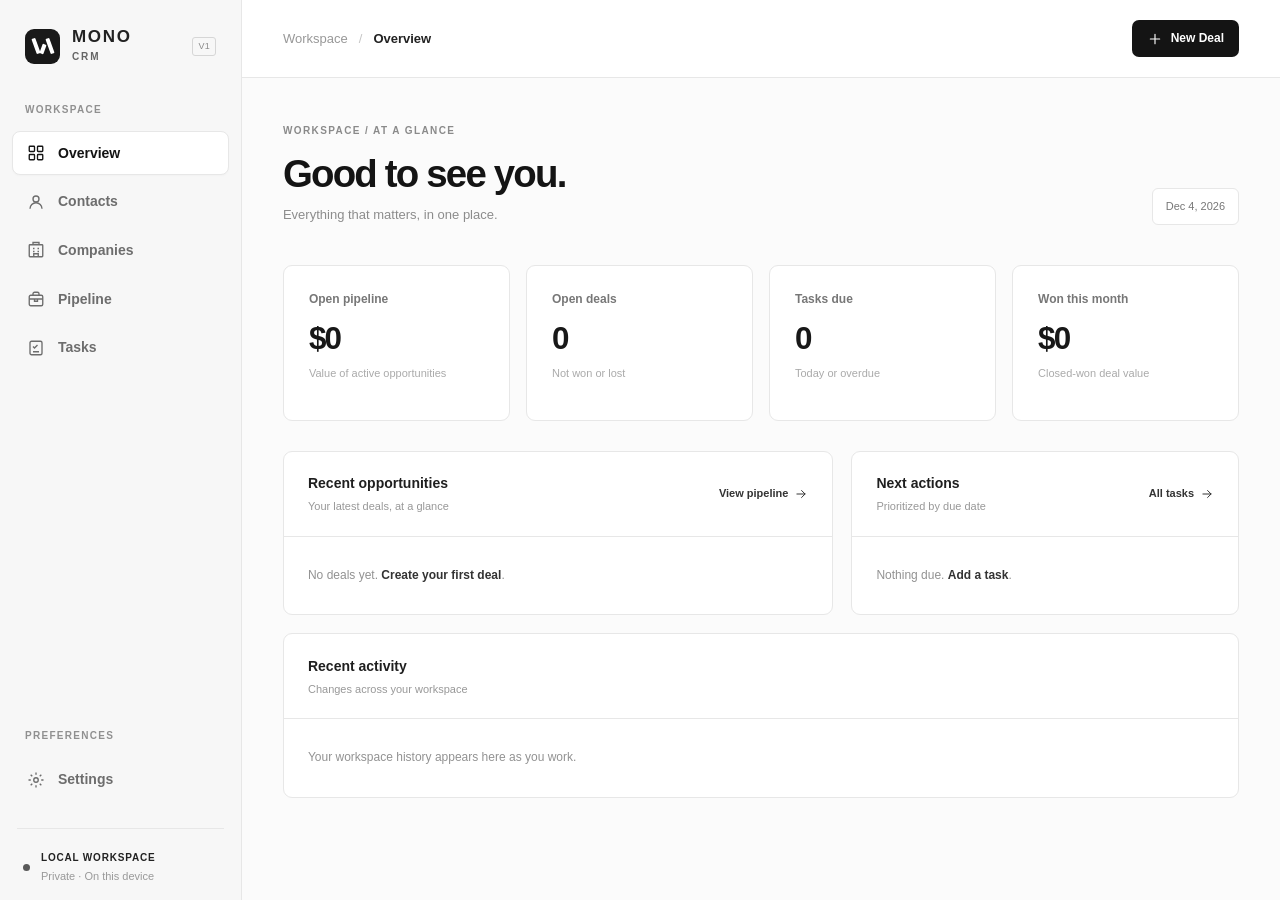
<file: index.html>
<!DOCTYPE html>
<html lang="en">
<head>
  <meta charset="UTF-8" />
  <meta name="viewport" content="width=device-width, initial-scale=1" />
  <meta name="color-scheme" content="light" />
  <meta name="theme-color" content="#ffffff" />
  <meta name="description" content="Mono CRM — a minimal, local-first sales workspace for contacts, accounts, pipeline and tasks." />
  <title>Mono CRM — Local-first sales workspace</title>
  <link rel="stylesheet" href="./styles.css" />
  <link rel="icon" href="data:image/svg+xml,%3Csvg xmlns='http://www.w3.org/2000/svg' viewBox='0 0 64 64'%3E%3Crect width='64' height='64' fill='black'/%3E%3Cpath d='M14 46V18l18 18 18-18v28' fill='none' stroke='white' stroke-width='5'/%3E%3C/svg%3E" />
  <script defer src="./src/core.js"></script>
  <script defer src="./src/app.js"></script>
</head>
<body>
  <div class="workspace">
    <aside id="sidebar" class="sidebar" aria-label="Main navigation">
      <div class="brand"><div class="brand-icon" aria-hidden="true"><span></span><span></span><span></span></div><div><strong>MONO</strong><span>CRM</span></div><span class="brand-version">V1</span></div>
      <div class="sidebar-label">WORKSPACE</div>
      <nav class="nav">
        <button class="nav-item active" data-nav="dashboard" aria-current="page"><span class="nav-icon"><svg viewBox="0 0 24 24" fill="none" stroke="currentColor" stroke-width="1.8"><rect x="3" y="3" width="7" height="7" rx="1"/><rect x="14" y="3" width="7" height="7" rx="1"/><rect x="3" y="14" width="7" height="7" rx="1"/><rect x="14" y="14" width="7" height="7" rx="1"/></svg></span>Overview</button>
        <button class="nav-item" data-nav="contacts"><span class="nav-icon"><svg viewBox="0 0 24 24" fill="none" stroke="currentColor" stroke-width="1.8"><circle cx="12" cy="8" r="4"/><path d="M4 21a8 8 0 0 1 16 0"/></svg></span>Contacts</button>
        <button class="nav-item" data-nav="companies"><span class="nav-icon"><svg viewBox="0 0 24 24" fill="none" stroke="currentColor" stroke-width="1.8"><rect x="3" y="5" width="18" height="16" rx="1"/><path d="M8 5V2h8v3M8 10h2m4 0h2M8 14h2m4 0h2M9 21v-4h6v4"/></svg></span>Companies</button>
        <button class="nav-item" data-nav="deals"><span class="nav-icon"><svg viewBox="0 0 24 24" fill="none" stroke="currentColor" stroke-width="1.8"><rect x="3" y="7" width="18" height="14" rx="2"/><path d="M8 7V5a2 2 0 0 1 2-2h4a2 2 0 0 1 2 2v2M3 12h18M10 12v3h4v-3"/></svg></span>Pipeline</button>
        <button class="nav-item" data-nav="tasks"><span class="nav-icon"><svg viewBox="0 0 24 24" fill="none" stroke="currentColor" stroke-width="1.8"><rect x="4" y="3" width="16" height="18" rx="2"/><path d="m8 10 2 2 4-4M8 17h8"/></svg></span>Tasks</button>
      </nav>
      <div class="sidebar-spacer"></div>
      <div class="sidebar-label">PREFERENCES</div>
      <nav class="nav"><button class="nav-item" data-nav="settings"><span class="nav-icon"><svg viewBox="0 0 24 24" fill="none" stroke="currentColor" stroke-width="1.8"><circle cx="12" cy="12" r="3"/><path d="M12 2v3m0 14v3M4.9 4.9 7 7m10 10 2.1 2.1M2 12h3m14 0h3M4.9 19.1 7 17M17 7l2.1-2.1"/></svg></span>Settings</button></nav>
      <div class="sidebar-footer"><span class="online-dot"></span><div><strong>LOCAL WORKSPACE</strong><small>Private · On this device</small></div></div>
    </aside>
    <div id="overlay" class="mobile-overlay"></div>
    <div class="main-column">
      <header class="topbar">
        <button id="mobileMenu" class="mobile-menu" aria-label="Toggle menu"><svg width="21" height="21" viewBox="0 0 24 24" fill="none" stroke="currentColor" stroke-width="1.8"><path d="M4 6h16M4 12h16M4 18h16"/></svg></button>
        <div class="breadcrumb"><span class="breadcrumb-muted">Workspace</span><span class="breadcrumb-divider">/</span><strong id="pageTitle">Overview</strong></div>
        <div class="topbar-spacer"></div>
        <label class="search-wrap"><svg width="17" height="17" viewBox="0 0 24 24" fill="none" stroke="currentColor" stroke-width="1.7"><circle cx="11" cy="11" r="7"/><path d="m20 20-4-4"/></svg><input id="search" type="search" autocomplete="off" placeholder="Search records..." aria-label="Search current page" /><span class="keycap">/</span></label>
        <button id="createBtn" class="btn btn-primary" data-action="new" data-kind="deals"><svg width="16" height="16" viewBox="0 0 24 24" fill="none" stroke="currentColor" stroke-width="2"><path d="M12 5v14M5 12h14"/></svg> New Deal</button>
      </header>
      <main id="app" class="content" tabindex="-1"></main>
    </div>
  </div>
  <div id="dialogRoot"></div>
  <div id="toast" class="toast" role="status" aria-live="polite"></div>
  <input type="file" id="csvFile" accept=".csv,text/csv" hidden aria-label="Import contact CSV" />
  <input type="file" id="jsonFile" accept=".json,application/json" hidden aria-label="Restore JSON backup" />
</body>
</html>
</file>
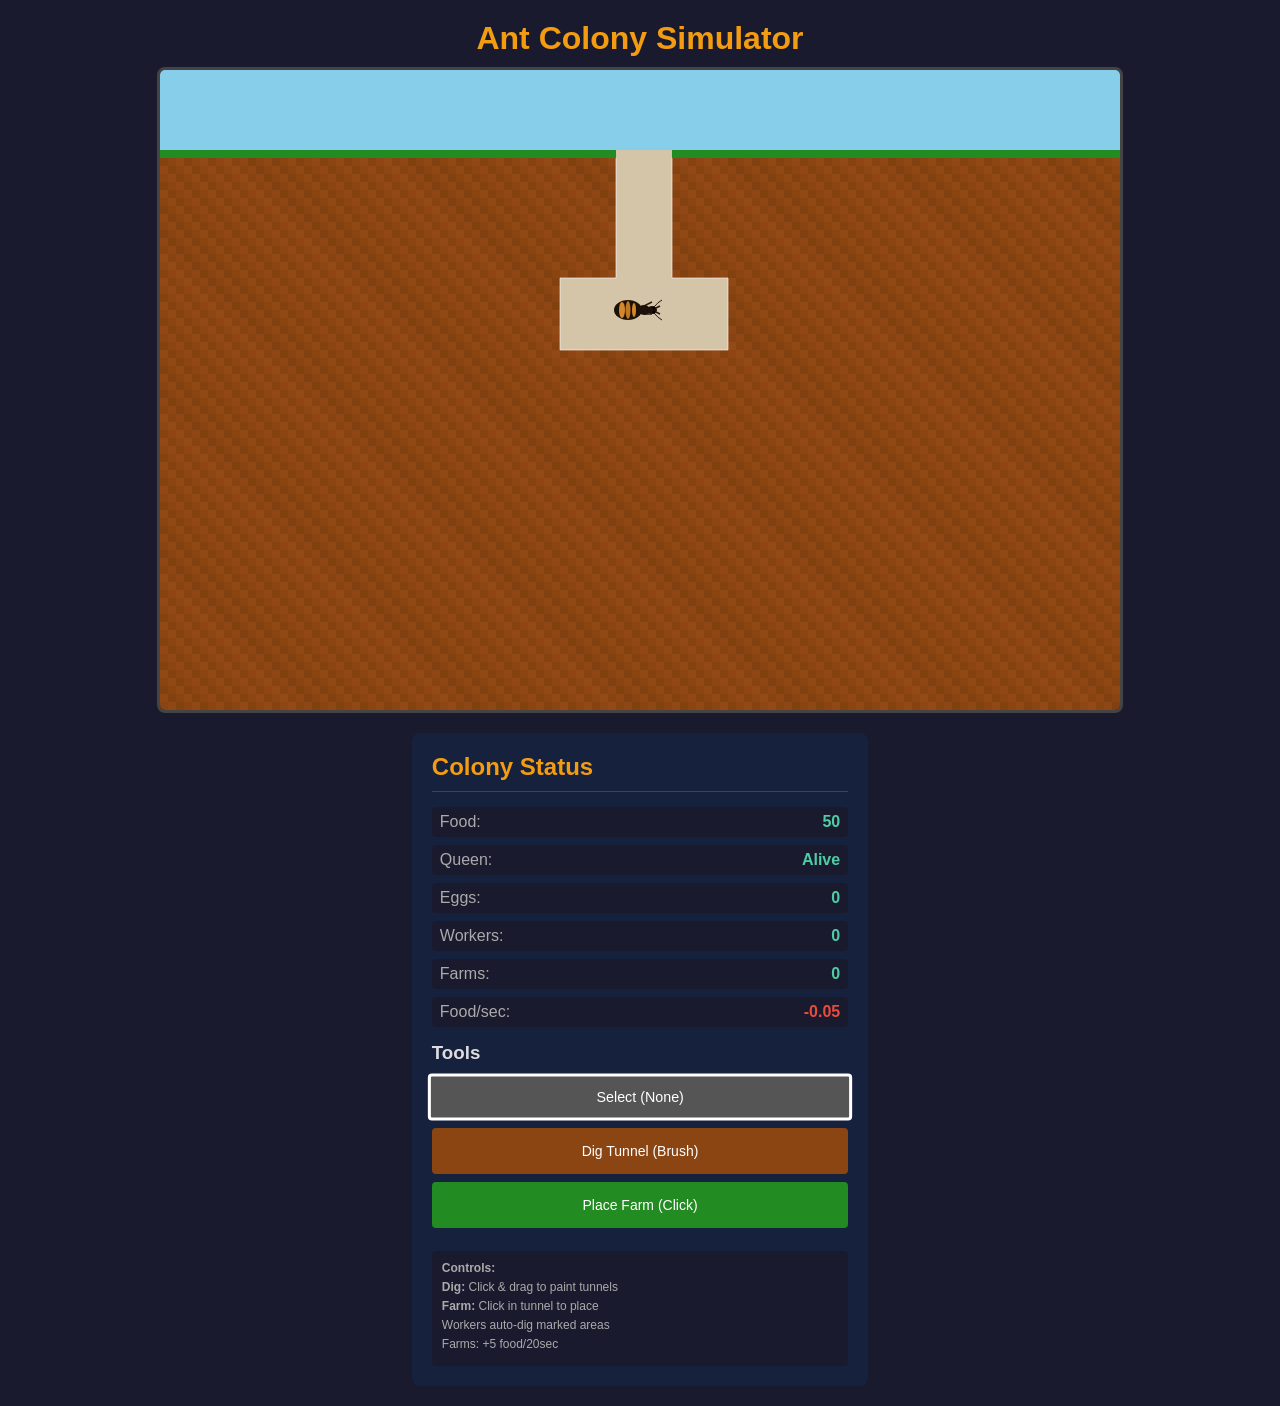
<file: ant-simulator.html>
<!DOCTYPE html>
<html lang="en">
<head>
    <meta charset="UTF-8">
    <meta name="viewport" content="width=device-width, initial-scale=1.0">
    <title>Ant Colony Simulator</title>
    <style>
        * { margin: 0; padding: 0; box-sizing: border-box; }
        body {
            font-family: 'Segoe UI', Tahoma, Geneva, Verdana, sans-serif;
            background: #1a1a2e;
            color: #eee;
            min-height: 100vh;
            display: flex;
            flex-direction: column;
            align-items: center;
            padding: 20px;
            user-select: none;
        }
        h1 { margin-bottom: 10px; color: #f39c12; }
        .game-container { display: flex; gap: 20px; flex-wrap: wrap; justify-content: center; }
        canvas { border: 3px solid #444; border-radius: 8px; cursor: crosshair; }
        .panel {
            background: #16213e;
            padding: 20px;
            border-radius: 8px;
            min-width: 280px;
            max-height: 700px;
            overflow-y: auto;
        }
        .panel h2 { color: #f39c12; margin-bottom: 15px; border-bottom: 1px solid #444; padding-bottom: 10px; }
        .stat { display: flex; justify-content: space-between; margin-bottom: 8px; padding: 6px 8px; background: #1a1a2e; border-radius: 4px; }
        .stat-label { color: #aaa; }
        .stat-value { font-weight: bold; color: #4ecca3; }
        .stat-value.warning { color: #f39c12; }
        .stat-value.danger { color: #e74c3c; }
        .tools { margin-top: 15px; }
        .tools h3 { color: #ddd; margin-bottom: 10px; }
        .tool-btn {
            width: 100%;
            padding: 12px;
            margin-bottom: 8px;
            border: 3px solid transparent;
            border-radius: 4px;
            cursor: pointer;
            font-size: 14px;
            transition: all 0.2s;
        }
        .tool-btn.active { border-color: #fff; transform: scale(1.02); }
        .tool-btn:hover { transform: scale(1.02); }
        .btn-dig { background: #8B4513; color: white; }
        .btn-farm { background: #228B22; color: white; }
        .btn-none { background: #555; color: white; }
        .brush-size { margin-top: 10px; }
        .brush-size label { display: block; margin-bottom: 5px; color: #aaa; }
        .brush-size input { width: 100%; }
        .instructions { margin-top: 15px; padding: 10px; background: #1a1a2e; border-radius: 4px; font-size: 12px; color: #aaa; }
        .instructions p { margin-bottom: 5px; }
        .game-over { position: fixed; top: 50%; left: 50%; transform: translate(-50%, -50%); background: rgba(0,0,0,0.9); padding: 40px; border-radius: 10px; text-align: center; display: none; z-index: 100; }
        .game-over h2 { color: #e74c3c; margin-bottom: 20px; }
        .game-over button { padding: 10px 30px; background: #4ecca3; color: #1a1a2e; font-weight: bold; border: none; border-radius: 4px; cursor: pointer; }
    </style>
</head>
<body>
    <h1>Ant Colony Simulator</h1>
    <div class="game-container">
        <canvas id="gameCanvas" width="960" height="640"></canvas>
        <div class="panel">
            <h2>Colony Status</h2>
            <div class="stat"><span class="stat-label">Food:</span><span class="stat-value" id="foodCount">50</span></div>
            <div class="stat"><span class="stat-label">Queen:</span><span class="stat-value">Alive</span></div>
            <div class="stat"><span class="stat-label">Eggs:</span><span class="stat-value" id="eggCount">0</span></div>
            <div class="stat"><span class="stat-label">Workers:</span><span class="stat-value" id="workerCount">0</span></div>
            <div class="stat"><span class="stat-label">Farms:</span><span class="stat-value" id="farmCount">0</span></div>
            <div class="stat"><span class="stat-label">Food/sec:</span><span class="stat-value" id="foodRate">0</span></div>

            <div class="tools">
                <h3>Tools</h3>
                <button class="tool-btn btn-none active" id="btnSelect" onclick="setTool('none')">Select (None)</button>
                <button class="tool-btn btn-dig" id="btnDig" onclick="setTool('dig')">Dig Tunnel (Brush)</button>
                <button class="tool-btn btn-farm" id="btnFarm" onclick="setTool('farm')">Place Farm (Click)</button>

                <div class="brush-size" id="brushControls">
                    <label>Brush Size: <span id="brushSizeLabel">20</span>px</label>
                    <input type="range" min="10" max="50" value="20" id="brushSize" oninput="updateBrushSize()">
                </div>
            </div>

            <div class="instructions">
                <p><strong>Controls:</strong></p>
                <p><b>Dig:</b> Click & drag to paint tunnels</p>
                <p><b>Farm:</b> Click in tunnel to place</p>
                <p>Workers auto-dig marked areas</p>
                <p>Farms: +5 food/20sec</p>
            </div>
        </div>
    </div>
    <div class="game-over" id="gameOver">
        <h2>Colony Collapsed!</h2>
        <p>Your colony ran out of food.</p><br>
        <button onclick="location.reload()">Try Again</button>
    </div>

    <script>
        const CELL_SIZE = 8;
        const GRID_WIDTH = 120;
        const GRID_HEIGHT = 80;
        const SURFACE_Y = 10;
        const ANT_SPEED = 0.04;

        const EGG_HATCH_TIME = 5000;
        const QUEEN_LAY_INTERVAL = 5000;
        const FOOD_CONSUME_INTERVAL = 20000;
        const FARM_PRODUCE_INTERVAL = 20000;
        const FARM_FOOD_AMOUNT = 5;
        const DIG_TIME = 800;

        const CELL_SKY = 0, CELL_GRASS = 1, CELL_DIRT = 2, CELL_TUNNEL = 3, CELL_MARKED = 4;
        const TASK_IDLE = 'idle', TASK_DIG = 'dig', TASK_FARM = 'farm';

        let canvas, ctx, grid = [], ants = [], eggs = [], farms = [];
        let queen = null, food = 50, gameRunning = true;
        let lastFoodConsume = Date.now(), lastQueenLay = Date.now();

        // Tool state
        let currentTool = 'none';
        let brushSize = 20;
        let isMouseDown = false;
        let lastMouseX = 0, lastMouseY = 0;

        function initGrid() {
            grid = [];
            for (let y = 0; y < GRID_HEIGHT; y++) {
                grid[y] = [];
                for (let x = 0; x < GRID_WIDTH; x++) {
                    if (y < SURFACE_Y) grid[y][x] = CELL_SKY;
                    else if (y === SURFACE_Y) grid[y][x] = CELL_GRASS;
                    else grid[y][x] = CELL_DIRT;
                }
            }
            // Create initial tunnel
            const cx = Math.floor(GRID_WIDTH / 2);
            for (let y = SURFACE_Y; y <= SURFACE_Y + 20; y++) {
                for (let dx = -3; dx <= 3; dx++) {
                    if (cx + dx >= 0 && cx + dx < GRID_WIDTH) grid[y][cx + dx] = CELL_TUNNEL;
                }
            }
            // Queen chamber
            for (let x = cx - 10; x <= cx + 10; x++) {
                for (let y = SURFACE_Y + 16; y <= SURFACE_Y + 24; y++) {
                    if (x >= 0 && x < GRID_WIDTH && y < GRID_HEIGHT) grid[y][x] = CELL_TUNNEL;
                }
            }
        }

        function setTool(tool) {
            currentTool = tool;
            document.querySelectorAll('.tool-btn').forEach(b => b.classList.remove('active'));
            document.getElementById(tool === 'dig' ? 'btnDig' : tool === 'farm' ? 'btnFarm' : 'btnSelect').classList.add('active');
            document.getElementById('brushControls').style.display = tool === 'dig' ? 'block' : 'none';
            canvas.style.cursor = tool === 'dig' ? 'crosshair' : tool === 'farm' ? 'pointer' : 'default';
        }

        function updateBrushSize() {
            brushSize = parseInt(document.getElementById('brushSize').value);
            document.getElementById('brushSizeLabel').textContent = brushSize;
        }

        function paintTunnel(px, py) {
            const radius = brushSize / 2;
            const startX = Math.floor((px - radius) / CELL_SIZE);
            const endX = Math.ceil((px + radius) / CELL_SIZE);
            const startY = Math.floor((py - radius) / CELL_SIZE);
            const endY = Math.ceil((py + radius) / CELL_SIZE);

            for (let y = startY; y <= endY; y++) {
                for (let x = startX; x <= endX; x++) {
                    if (x >= 0 && x < GRID_WIDTH && y > SURFACE_Y && y < GRID_HEIGHT) {
                        const cellCX = x * CELL_SIZE + CELL_SIZE / 2;
                        const cellCY = y * CELL_SIZE + CELL_SIZE / 2;
                        const dist = Math.sqrt((cellCX - px) ** 2 + (cellCY - py) ** 2);
                        if (dist <= radius && grid[y][x] === CELL_DIRT) {
                            grid[y][x] = CELL_MARKED; // Mark for digging
                        }
                    }
                }
            }
        }

        function placeFarm(px, py) {
            const gx = Math.floor(px / CELL_SIZE);
            const gy = Math.floor(py / CELL_SIZE);
            if (gx >= 0 && gx < GRID_WIDTH && gy >= 0 && gy < GRID_HEIGHT) {
                if (grid[gy][gx] === CELL_TUNNEL) {
                    // Check not too close to other farms
                    const tooClose = farms.some(f => Math.sqrt((f.px - px) ** 2 + (f.py - py) ** 2) < 30);
                    if (!tooClose) {
                        farms.push(new Farm(px, py));
                    }
                }
            }
        }

        // Drawing functions
        function drawQueen(px, py) {
            ctx.save();
            ctx.translate(px, py);

            ctx.strokeStyle = '#2C1810';
            ctx.lineWidth = 1.5;
            for (let i = 0; i < 3; i++) {
                const legY = -4 + i * 4;
                ctx.beginPath(); ctx.moveTo(-4, legY); ctx.lineTo(-12, legY - 4 + i * 2); ctx.stroke();
                ctx.beginPath(); ctx.moveTo(4, legY); ctx.lineTo(12, legY - 4 + i * 2); ctx.stroke();
            }

            ctx.fillStyle = '#1C1008';
            ctx.beginPath();
            ctx.ellipse(-12, 0, 14, 10, 0, 0, Math.PI * 2);
            ctx.fill();

            ctx.fillStyle = '#D4882C';
            ctx.beginPath(); ctx.ellipse(-18, 0, 3, 8, 0, 0, Math.PI * 2); ctx.fill();
            ctx.fillStyle = '#C07820';
            ctx.beginPath(); ctx.ellipse(-12, 0, 2.5, 9, 0, 0, Math.PI * 2); ctx.fill();
            ctx.fillStyle = '#D4882C';
            ctx.beginPath(); ctx.ellipse(-6, 0, 2, 7, 0, 0, Math.PI * 2); ctx.fill();

            ctx.fillStyle = '#1C1008';
            ctx.beginPath(); ctx.ellipse(4, 0, 6, 5, 0, 0, Math.PI * 2); ctx.fill();
            ctx.beginPath(); ctx.ellipse(12, 0, 5, 4, 0, 0, Math.PI * 2); ctx.fill();

            ctx.strokeStyle = '#2C1810';
            ctx.lineWidth = 1.5;
            ctx.beginPath(); ctx.moveTo(16, -2); ctx.lineTo(20, -4); ctx.stroke();
            ctx.beginPath(); ctx.moveTo(16, 2); ctx.lineTo(20, 4); ctx.stroke();

            ctx.lineWidth = 1;
            ctx.beginPath(); ctx.moveTo(14, -3); ctx.quadraticCurveTo(18, -8, 22, -10); ctx.stroke();
            ctx.beginPath(); ctx.moveTo(14, 3); ctx.quadraticCurveTo(18, 8, 22, 10); ctx.stroke();

            ctx.fillStyle = '#000';
            ctx.beginPath();
            ctx.arc(14, -2, 1.5, 0, Math.PI * 2);
            ctx.arc(14, 2, 1.5, 0, Math.PI * 2);
            ctx.fill();

            ctx.restore();
        }

        function drawWorkerAnt(px, py, angle, workProgress) {
            ctx.save();
            ctx.translate(px, py);
            ctx.rotate(angle);

            const bodyColor = '#3D1A0A';
            ctx.strokeStyle = bodyColor;
            ctx.lineWidth = 1;
            for (let i = 0; i < 3; i++) {
                const legY = -2 + i * 2;
                ctx.beginPath(); ctx.moveTo(-2, legY); ctx.lineTo(-6, legY - 2 + i); ctx.stroke();
                ctx.beginPath(); ctx.moveTo(2, legY); ctx.lineTo(6, legY - 2 + i); ctx.stroke();
            }

            ctx.fillStyle = bodyColor;
            ctx.beginPath(); ctx.ellipse(-4, 0, 4, 3, 0, 0, Math.PI * 2); ctx.fill();
            ctx.beginPath(); ctx.ellipse(1, 0, 3, 2.5, 0, 0, Math.PI * 2); ctx.fill();
            ctx.beginPath(); ctx.ellipse(5, 0, 2.5, 2, 0, 0, Math.PI * 2); ctx.fill();

            ctx.strokeStyle = bodyColor;
            ctx.lineWidth = 0.8;
            ctx.beginPath(); ctx.moveTo(6, -1); ctx.quadraticCurveTo(8, -3, 9, -4); ctx.stroke();
            ctx.beginPath(); ctx.moveTo(6, 1); ctx.quadraticCurveTo(8, 3, 9, 4); ctx.stroke();

            ctx.restore();

            if (workProgress > 0) {
                const barWidth = 16;
                const progress = workProgress / DIG_TIME;
                ctx.fillStyle = '#222';
                ctx.fillRect(px - barWidth/2, py - 12, barWidth, 3);
                ctx.fillStyle = '#F39C12';
                ctx.fillRect(px - barWidth/2, py - 12, barWidth * progress, 3);
            }
        }

        function drawEgg(px, py, progress) {
            ctx.fillStyle = '#FFF8DC';
            ctx.beginPath();
            ctx.ellipse(px, py, 4, 5, 0, 0, Math.PI * 2);
            ctx.fill();
            ctx.strokeStyle = '#DAA520';
            ctx.lineWidth = 1;
            ctx.stroke();

            const barWidth = 12;
            ctx.fillStyle = '#333';
            ctx.fillRect(px - barWidth/2, py + 8, barWidth, 2);
            ctx.fillStyle = '#E74C3C';
            ctx.fillRect(px - barWidth/2, py + 8, barWidth * progress, 2);
        }

        function drawFarm(px, py) {
            // Farm is a circular area with plants
            ctx.fillStyle = '#5D4037';
            ctx.beginPath();
            ctx.arc(px, py, 12, 0, Math.PI * 2);
            ctx.fill();

            // Plants around the center
            const plantAngles = [0, Math.PI/2, Math.PI, Math.PI*1.5, Math.PI/4, Math.PI*3/4];
            plantAngles.forEach(angle => {
                const plantX = px + Math.cos(angle) * 6;
                const plantY = py + Math.sin(angle) * 6;
                ctx.strokeStyle = '#2E7D32';
                ctx.lineWidth = 1.5;
                ctx.beginPath();
                ctx.moveTo(plantX, plantY + 3);
                ctx.lineTo(plantX, plantY - 3);
                ctx.stroke();
                ctx.fillStyle = '#4CAF50';
                ctx.beginPath();
                ctx.ellipse(plantX - 2, plantY - 1, 2, 1, -0.5, 0, Math.PI * 2);
                ctx.fill();
                ctx.beginPath();
                ctx.ellipse(plantX + 2, plantY - 1, 2, 1, 0.5, 0, Math.PI * 2);
                ctx.fill();
            });
        }

        class Ant {
            constructor(px, py, isQueen = false) {
                this.px = px;
                this.py = py;
                this.isQueen = isQueen;
                this.task = TASK_IDLE;
                this.targetPx = null;
                this.targetPy = null;
                this.targetGx = null;
                this.targetGy = null;
                this.workProgress = 0;
                this.angle = Math.random() * Math.PI * 2;
            }

            getGridX() { return Math.floor(this.px / CELL_SIZE); }
            getGridY() { return Math.floor(this.py / CELL_SIZE); }

            canMoveToPixel(px, py) {
                const gx = Math.floor(px / CELL_SIZE);
                const gy = Math.floor(py / CELL_SIZE);
                if (gx < 0 || gx >= GRID_WIDTH || gy < 0 || gy >= GRID_HEIGHT) return false;
                const cell = grid[gy][gx];
                return cell === CELL_TUNNEL || cell === CELL_GRASS || cell === CELL_MARKED;
            }

            findDigTarget() {
                // Find nearest marked cell
                let nearest = null;
                let nearestDist = Infinity;
                for (let y = 0; y < GRID_HEIGHT; y++) {
                    for (let x = 0; x < GRID_WIDTH; x++) {
                        if (grid[y][x] === CELL_MARKED) {
                            const cellPx = x * CELL_SIZE + CELL_SIZE / 2;
                            const cellPy = y * CELL_SIZE + CELL_SIZE / 2;
                            const dist = Math.sqrt((this.px - cellPx) ** 2 + (this.py - cellPy) ** 2);
                            if (dist < nearestDist) {
                                nearestDist = dist;
                                nearest = {gx: x, gy: y, px: cellPx, py: cellPy};
                            }
                        }
                    }
                }
                return nearest;
            }

            update(deltaTime) {
                if (this.isQueen) return;

                if (this.task === TASK_IDLE) {
                    // Look for work
                    const target = this.findDigTarget();
                    if (target) {
                        this.task = TASK_DIG;
                        this.targetPx = target.px;
                        this.targetPy = target.py;
                        this.targetGx = target.gx;
                        this.targetGy = target.gy;
                    } else {
                        this.wander(deltaTime);
                    }
                } else if (this.task === TASK_DIG) {
                    this.performDigging(deltaTime);
                } else {
                    this.wander(deltaTime);
                }
            }

            performDigging(deltaTime) {
                if (this.targetGx === null || grid[this.targetGy][this.targetGx] !== CELL_MARKED) {
                    this.task = TASK_IDLE;
                    this.workProgress = 0;
                    return;
                }

                const dist = Math.sqrt((this.px - this.targetPx) ** 2 + (this.py - this.targetPy) ** 2);
                if (dist < CELL_SIZE * 2) {
                    this.workProgress += deltaTime;
                    if (this.workProgress >= DIG_TIME) {
                        grid[this.targetGy][this.targetGx] = CELL_TUNNEL;
                        this.workProgress = 0;
                        this.task = TASK_IDLE;
                    }
                } else {
                    this.moveTowards(this.targetPx, this.targetPy, deltaTime);
                }
            }

            moveTowards(tx, ty, deltaTime) {
                const dx = tx - this.px;
                const dy = ty - this.py;
                const dist = Math.sqrt(dx * dx + dy * dy);
                if (dist < 1) return;

                const speed = ANT_SPEED * deltaTime;
                const nx = this.px + (dx / dist) * speed;
                const ny = this.py + (dy / dist) * speed;

                if (this.canMoveToPixel(nx, ny)) {
                    this.px = nx;
                    this.py = ny;
                    this.angle = Math.atan2(dy, dx);
                } else {
                    // Try to find alternative path
                    const angles = [0.5, -0.5, 1, -1, 1.5, -1.5];
                    for (const offset of angles) {
                        const newAngle = this.angle + offset;
                        const altX = this.px + Math.cos(newAngle) * speed;
                        const altY = this.py + Math.sin(newAngle) * speed;
                        if (this.canMoveToPixel(altX, altY)) {
                            this.px = altX;
                            this.py = altY;
                            this.angle = newAngle;
                            break;
                        }
                    }
                }
            }

            wander(deltaTime) {
                this.angle += (Math.random() - 0.5) * 0.1;
                const speed = ANT_SPEED * deltaTime * 0.4;
                const nx = this.px + Math.cos(this.angle) * speed;
                const ny = this.py + Math.sin(this.angle) * speed;

                if (this.canMoveToPixel(nx, ny)) {
                    this.px = nx;
                    this.py = ny;
                } else {
                    this.angle += Math.PI / 2 + Math.random();
                }
            }

            draw() {
                if (this.isQueen) {
                    drawQueen(this.px, this.py);
                } else {
                    drawWorkerAnt(this.px, this.py, this.angle, this.workProgress);
                }
            }
        }

        class Egg {
            constructor(px, py) {
                this.px = px;
                this.py = py;
                this.createdAt = Date.now();
            }
            isReady() { return Date.now() - this.createdAt >= EGG_HATCH_TIME; }
            getProgress() { return (Date.now() - this.createdAt) / EGG_HATCH_TIME; }
            draw() { drawEgg(this.px, this.py, this.getProgress()); }
        }

        class Farm {
            constructor(px, py) {
                this.px = px;
                this.py = py;
                this.lastProduce = Date.now();
            }
            update() {
                if (Date.now() - this.lastProduce >= FARM_PRODUCE_INTERVAL) {
                    food += FARM_FOOD_AMOUNT;
                    this.lastProduce = Date.now();
                }
            }
            draw() { drawFarm(this.px, this.py); }
        }

        function init() {
            canvas = document.getElementById('gameCanvas');
            ctx = canvas.getContext('2d');
            initGrid();

            const queenPx = (GRID_WIDTH / 2) * CELL_SIZE;
            const queenPy = (SURFACE_Y + 20) * CELL_SIZE;
            queen = new Ant(queenPx, queenPy, true);

            canvas.addEventListener('mousedown', onMouseDown);
            canvas.addEventListener('mousemove', onMouseMove);
            canvas.addEventListener('mouseup', onMouseUp);
            canvas.addEventListener('mouseleave', onMouseUp);

            setTool('none');
            requestAnimationFrame(gameLoop);
        }

        function getMousePos(e) {
            const rect = canvas.getBoundingClientRect();
            const scaleX = canvas.width / rect.width;
            const scaleY = canvas.height / rect.height;
            return {
                x: (e.clientX - rect.left) * scaleX,
                y: (e.clientY - rect.top) * scaleY
            };
        }

        function onMouseDown(e) {
            isMouseDown = true;
            const pos = getMousePos(e);
            lastMouseX = pos.x;
            lastMouseY = pos.y;

            if (currentTool === 'dig') {
                paintTunnel(pos.x, pos.y);
            } else if (currentTool === 'farm') {
                placeFarm(pos.x, pos.y);
            }
        }

        function onMouseMove(e) {
            const pos = getMousePos(e);

            if (isMouseDown && currentTool === 'dig') {
                // Interpolate between last and current position for smooth painting
                const dx = pos.x - lastMouseX;
                const dy = pos.y - lastMouseY;
                const dist = Math.sqrt(dx * dx + dy * dy);
                const steps = Math.max(1, Math.floor(dist / (brushSize / 4)));

                for (let i = 0; i <= steps; i++) {
                    const t = i / steps;
                    const x = lastMouseX + dx * t;
                    const y = lastMouseY + dy * t;
                    paintTunnel(x, y);
                }
            }

            lastMouseX = pos.x;
            lastMouseY = pos.y;
        }

        function onMouseUp() {
            isMouseDown = false;
        }

        function updateStats() {
            const total = ants.length + 1;
            const produced = farms.length * FARM_FOOD_AMOUNT / (FARM_PRODUCE_INTERVAL / 1000);
            const consumed = total / (FOOD_CONSUME_INTERVAL / 1000);
            const rate = (produced - consumed).toFixed(2);

            document.getElementById('foodCount').textContent = Math.floor(food);
            document.getElementById('eggCount').textContent = eggs.length;
            document.getElementById('workerCount').textContent = ants.length;
            document.getElementById('farmCount').textContent = farms.length;
            document.getElementById('foodRate').textContent = rate;

            const foodEl = document.getElementById('foodCount');
            foodEl.className = 'stat-value' + (food < 10 ? ' danger' : food < 30 ? ' warning' : '');
            const rateEl = document.getElementById('foodRate');
            rateEl.className = 'stat-value' + (parseFloat(rate) < 0 ? ' danger' : parseFloat(rate) < 0.1 ? ' warning' : '');
        }

        let lastTime = Date.now();
        function gameLoop() {
            if (!gameRunning) return;
            const now = Date.now();
            const deltaTime = now - lastTime;
            lastTime = now;
            update(deltaTime);
            render();
            updateStats();
            requestAnimationFrame(gameLoop);
        }

        function update(deltaTime) {
            const now = Date.now();

            // Queen lays eggs
            if (now - lastQueenLay >= QUEEN_LAY_INTERVAL) {
                const radius = 40;
                for (let attempt = 0; attempt < 10; attempt++) {
                    const angle = Math.random() * Math.PI * 2;
                    const dist = Math.random() * radius + 10;
                    const epx = queen.px + Math.cos(angle) * dist;
                    const epy = queen.py + Math.sin(angle) * dist;
                    const gx = Math.floor(epx / CELL_SIZE);
                    const gy = Math.floor(epy / CELL_SIZE);
                    if (gx >= 0 && gx < GRID_WIDTH && gy >= 0 && gy < GRID_HEIGHT && grid[gy][gx] === CELL_TUNNEL) {
                        if (!eggs.some(e => Math.sqrt((e.px - epx) ** 2 + (e.py - epy) ** 2) < 15)) {
                            eggs.push(new Egg(epx, epy));
                            break;
                        }
                    }
                }
                lastQueenLay = now;
            }

            // Hatch eggs
            for (let i = eggs.length - 1; i >= 0; i--) {
                if (eggs[i].isReady()) {
                    const egg = eggs[i];
                    const newAnt = new Ant(egg.px, egg.py, false);
                    ants.push(newAnt);
                    eggs.splice(i, 1);
                }
            }

            for (const ant of ants) ant.update(deltaTime);
            for (const farm of farms) farm.update();

            // Consume food
            if (now - lastFoodConsume >= FOOD_CONSUME_INTERVAL) {
                food -= ants.length + 1;
                lastFoodConsume = now;
                if (food <= 0) {
                    gameRunning = false;
                    document.getElementById('gameOver').style.display = 'block';
                }
            }
        }

        function render() {
            ctx.clearRect(0, 0, canvas.width, canvas.height);

            // Draw grid
            for (let y = 0; y < GRID_HEIGHT; y++) {
                for (let x = 0; x < GRID_WIDTH; x++) {
                    const cell = grid[y][x];
                    const sx = x * CELL_SIZE, sy = y * CELL_SIZE;

                    if (cell === CELL_SKY) {
                        ctx.fillStyle = '#87CEEB';
                    } else if (cell === CELL_GRASS) {
                        ctx.fillStyle = '#228B22';
                    } else if (cell === CELL_DIRT) {
                        const shade = ((x * 7 + y * 13) % 20) - 10;
                        ctx.fillStyle = `rgb(${139 + shade}, ${69 + shade/2}, ${19 + shade/3})`;
                    } else if (cell === CELL_TUNNEL) {
                        ctx.fillStyle = '#D4C4A8';
                    } else if (cell === CELL_MARKED) {
                        ctx.fillStyle = '#E8D8B8'; // Lighter beige for marked
                    }
                    ctx.fillRect(sx, sy, CELL_SIZE, CELL_SIZE);
                }
            }

            // Draw tunnel edges (white highlight)
            ctx.strokeStyle = 'rgba(255, 255, 255, 0.6)';
            ctx.lineWidth = 1;
            for (let y = 0; y < GRID_HEIGHT; y++) {
                for (let x = 0; x < GRID_WIDTH; x++) {
                    const cell = grid[y][x];
                    if (cell === CELL_TUNNEL || cell === CELL_MARKED) {
                        const sx = x * CELL_SIZE, sy = y * CELL_SIZE;
                        if (y > 0 && grid[y-1][x] === CELL_DIRT) {
                            ctx.beginPath(); ctx.moveTo(sx, sy); ctx.lineTo(sx + CELL_SIZE, sy); ctx.stroke();
                        }
                        if (y < GRID_HEIGHT-1 && grid[y+1][x] === CELL_DIRT) {
                            ctx.beginPath(); ctx.moveTo(sx, sy + CELL_SIZE); ctx.lineTo(sx + CELL_SIZE, sy + CELL_SIZE); ctx.stroke();
                        }
                        if (x > 0 && grid[y][x-1] === CELL_DIRT) {
                            ctx.beginPath(); ctx.moveTo(sx, sy); ctx.lineTo(sx, sy + CELL_SIZE); ctx.stroke();
                        }
                        if (x < GRID_WIDTH-1 && grid[y][x+1] === CELL_DIRT) {
                            ctx.beginPath(); ctx.moveTo(sx + CELL_SIZE, sy); ctx.lineTo(sx + CELL_SIZE, sy + CELL_SIZE); ctx.stroke();
                        }
                    }
                }
            }

            // Draw marked areas highlight
            ctx.fillStyle = 'rgba(255, 165, 0, 0.3)';
            for (let y = 0; y < GRID_HEIGHT; y++) {
                for (let x = 0; x < GRID_WIDTH; x++) {
                    if (grid[y][x] === CELL_MARKED) {
                        ctx.fillRect(x * CELL_SIZE, y * CELL_SIZE, CELL_SIZE, CELL_SIZE);
                    }
                }
            }

            // Draw brush preview
            if (currentTool === 'dig' && lastMouseX > 0) {
                ctx.strokeStyle = 'rgba(255, 255, 255, 0.5)';
                ctx.lineWidth = 2;
                ctx.setLineDash([5, 5]);
                ctx.beginPath();
                ctx.arc(lastMouseX, lastMouseY, brushSize / 2, 0, Math.PI * 2);
                ctx.stroke();
                ctx.setLineDash([]);
            }

            // Draw farms
            for (const farm of farms) farm.draw();

            // Draw eggs
            for (const egg of eggs) egg.draw();

            // Draw queen
            queen.draw();

            // Draw workers
            for (const ant of ants) ant.draw();
        }

        window.onload = init;
    </script>
</body>
</html>
</file>
<file: styles.css>
/* MONO CRM — black, white, grey. Legibility and utility first. */
:root {
  color-scheme: light;
  --white: #fff;
  --canvas: #fbfbfb;
  --sidebar: #f7f7f7;
  --black: #141414;
  --text: #222;
  --secondary: #656565;
  --subtle: #8a8a8a;
  --line: #e7e7e7;
  --line-dark: #d6d6d6;
  --fill: #f4f4f4;
  --hover: #eeeeee;
  --radius: 10px;
  --shadow: 0 12px 50px rgba(0, 0, 0, .08);
  font-family: Inter, ui-sans-serif, -apple-system, BlinkMacSystemFont, 'Segoe UI', Arial, sans-serif;
  -webkit-font-smoothing: antialiased;
}
* { box-sizing: border-box; }
html { height: 100%; }
body { margin: 0; min-width: 320px; min-height: 100%; background: var(--canvas); color: var(--text); font-size: 14px; line-height: 1.48; }
button, input, select, textarea { font: inherit; }
button { cursor: pointer; }
button:disabled { cursor: not-allowed; opacity: .38; }
a { color: inherit; }
button:focus-visible, a:focus-visible, input:focus-visible, select:focus-visible, textarea:focus-visible { outline: 2px solid var(--black); outline-offset: 3px; }
[hidden] { display: none !important; }
h1, h2, h3, h4, p { margin-top: 0; }
svg { flex-shrink: 0; }
.workspace { display: flex; min-height: 100vh; }
.sidebar { width: 242px; flex: 0 0 242px; height: 100vh; position: sticky; top: 0; display: flex; flex-direction: column; background: var(--sidebar); border-right: 1px solid var(--line); padding: 24px 12px 16px; z-index: 12; }
.brand { display: flex; align-items: center; gap: 12px; padding: 4px 13px 38px; letter-spacing: .02em; }
.brand-icon { background: #191919; width: 35px; height: 35px; border-radius: 9px; display: flex; align-items: flex-end; justify-content: center; padding: 10px 8px; gap: 3px; }
.brand-icon span { width: 4px; height: 16px; background: white; border-radius: 1px; transform: rotate(-20deg); }
.brand-icon span:nth-child(2) { height: 10px; transform: rotate(20deg); }
.brand-icon span:nth-child(3) { transform: rotate(-20deg); }
.brand strong, .brand span { display: block; }
.brand strong { font-size: 17px; letter-spacing: .1em; line-height: 1; font-weight: 800; }
.brand > div:nth-child(2) > span { color: var(--secondary); letter-spacing: .19em; font-size: 10px; font-weight: 700; margin-top: 5px; }
.brand-version { margin-left: auto; font-size: 9px; padding: 2px 5px; color: var(--subtle); border: 1px solid var(--line-dark); border-radius: 3px; }
.sidebar-label { font-size: 10px; font-weight: 750; color: #909090; letter-spacing: .13em; margin: 0 13px 13px; }
.nav { display: grid; gap: 4px; }
.nav-item { display: flex; align-items: center; text-align: left; width: 100%; gap: 13px; padding: 11px 14px; color: #6d6d6d; font-weight: 600; border: 1px solid transparent; border-radius: 8px; background: transparent; transition: background .12s, color .12s; }
.nav-item:hover { background: #ebebeb; color: var(--black); }
.nav-item.active { background: var(--white); border-color: var(--line); color: var(--black); box-shadow: 0 1px 2px rgba(0,0,0,.025); }
.nav-icon { display: inline-flex; width: 18px; height: 18px; }
.nav-icon svg { width: 18px; height: 18px; }
.sidebar-spacer { flex: 1; min-height: 28px; }
.sidebar-footer { border-top: 1px solid var(--line); margin: 26px 5px 0; padding: 22px 6px 0; display: flex; align-items: center; gap: 11px; }
.sidebar-footer strong { display: block; font-size: 10px; letter-spacing: .08em; }
.sidebar-footer small { display: block; font-size: 11px; color: #999; margin-top: 2px; }
.online-dot, .status-dot { display: inline-block; width: 7px; height: 7px; border-radius: 50%; background: #595959; flex: none; }
.main-column { flex: 1; min-width: 0; }
.topbar { height: 78px; background: var(--white); border-bottom: 1px solid var(--line); display: flex; gap: 22px; align-items: center; padding: 0 clamp(23px, 3.2vw, 54px); position: sticky; top: 0; z-index: 10; }
.breadcrumb { display: flex; align-items: center; gap: 11px; white-space: nowrap; font-size: 13px; }
.breadcrumb-muted { color: #989898; }
.breadcrumb-divider { color: #c5c5c5; }
.breadcrumb strong { font-weight: 650; }
.topbar-spacer { flex: 1; }
.search-wrap { display: flex; align-items: center; gap: 10px; width: 258px; max-width: 30vw; height: 37px; padding: 0 11px; border: 1px solid #e4e4e4; background: #f9f9f9; border-radius: 7px; color: #989898; }
.search-wrap:focus-within { border-color: #999; background: white; }
.search-wrap.hide-search { visibility: hidden; }
.search-wrap input { background: transparent; color: var(--text); outline: none; width: 100%; min-width: 0; border: 0; font-size: 12px; }
.search-wrap input::placeholder { color: #9a9a9a; }
.search-wrap input:focus-visible { outline: none; }
.keycap { color: #929292; padding: 0px 5px; border: 1px solid #dedede; font-size: 11px; line-height: 19px; background: white; border-radius: 3px; }
.btn { appearance: none; border: 1px solid transparent; border-radius: 7px; padding: 9px 14px; min-height: 37px; display: inline-flex; gap: 8px; align-items: center; justify-content: center; font-size: 12px; font-weight: 650; white-space: nowrap; transition: background .12s ease, border-color .12s ease, transform .12s ease; }
.btn:not(:disabled):active { transform: translateY(1px); }
.btn-primary { background: var(--black); color: white; }
.btn-primary:not(:disabled):hover { background: #333; }
.btn-subtle { border-color: var(--line-dark); background: white; color: #444; }
.btn-subtle:not(:disabled):hover { border-color: #bdbdbd; background: #f7f7f7; }
.btn-danger { background: white; border-color: #999; color: #1e1e1e; }
.btn-danger:not(:disabled):hover { background: #181818; color: white; }
.mobile-menu { display: none; background: none; border: 0; padding: 8px; }
.content { padding: clamp(27px, 3.5vw, 55px) clamp(23px, 3.2vw, 54px) 65px; max-width: 1900px; margin: 0 auto; }
.page-heading { display: flex; justify-content: space-between; align-items: flex-end; gap: 18px; margin-bottom: 40px; }
.eyebrow { font-size: 10px; line-height: 1.6; font-weight: 750; letter-spacing: .14em; color: #8a8a8a; margin-bottom: 13px; }
.page-heading h1 { font-size: clamp(28px, 3vw, 39px); letter-spacing: -.047em; line-height: 1.16; color: var(--black); margin: 0 0 9px; font-weight: 700; }
.page-heading p { color: #8c8c8c; margin: 0; font-size: 13px; }
.date-tag { font-size: 11px; color: #777; border: 1px solid var(--line); border-radius: 6px; background: white; padding: 9px 13px; white-space: nowrap; }
.metric-grid { display: grid; grid-template-columns: repeat(4, minmax(0,1fr)); gap: 16px; margin-bottom: 30px; }
.metric { padding: 25px 25px 21px; min-height: 156px; border: 1px solid var(--line); background: var(--white); border-radius: 9px; }
.metric-label { color: #777; font-size: 12px; font-weight: 550; }
.metric-value { font-size: clamp(26px, 2.45vw, 36px); letter-spacing: -.058em; font-weight: 700; color: #181818; margin: 12px 0 8px; line-height: 1.18; white-space: nowrap; text-overflow: ellipsis; overflow: hidden; }
.metric-foot { color: #aaa; font-size: 11px; }
.dashboard-grid { display: grid; grid-template-columns: minmax(0, 1.42fr) minmax(0, 1fr); gap: 18px; align-items: start; margin-bottom: 18px; }
.surface { background: white; border: 1px solid var(--line); border-radius: 9px; min-width: 0; }
.surface-heading { min-height: 85px; border-bottom: 1px solid var(--line); display: flex; align-items: center; justify-content: space-between; gap: 16px; padding: 21px 24px; }
.surface-heading h2 { font-size: 14px; color: #1f1f1f; font-weight: 700; margin: 0 0 4px; }
.surface-heading p { margin: 0; color: #989898; font-size: 11px; }
.link-button, .inline-link { display: inline-flex; align-items: center; gap: 6px; padding: 0; border: 0; background: transparent; color: #333; font-size: 11px; font-weight: 650; white-space: nowrap; }
.link-button:hover, .inline-link:hover { text-decoration: underline; }
.mini-empty { color: #929292; font-size: 12px; padding: 30px 24px; }
.mini-empty .inline-link { font-size: inherit; }
.activity-surface { max-width: 100%; }
.activity-list { padding: 6px 24px 18px; }
.activity-item { padding: 15px 0; display: flex; align-items: baseline; gap: 15px; border-bottom: 1px solid #f3f3f3; font-size: 12px; }
.activity-item:last-child { border-bottom: 0; }
.activity-dot { display: inline-block; position: relative; background: #555; width: 6px; height: 6px; border-radius: 50%; flex: none; }
.activity-item small { display: block; color: #aaa; margin-top: 2px; }
.section-heading { display: flex; justify-content: space-between; align-items: center; gap: 22px; margin-bottom: 27px; min-height: 46px; }
.section-heading h2 { font-size: 26px; letter-spacing: -.04em; line-height: 1.2; font-weight: 700; margin: 0 0 6px; color: #171717; }
.section-heading p { margin: 0; color: #999; font-size: 12px; }
.section-actions, .settings-buttons { display: flex; align-items: center; gap: 9px; flex-wrap: wrap; }
.toolbar { display: flex; justify-content: space-between; align-items: center; gap: 18px; margin: 0 0 17px; min-height: 38px; }
.chip-row { display: flex; align-items: center; gap: 6px; overflow-x: auto; scrollbar-width: none; }
.chip-row::-webkit-scrollbar { display: none; }
.chip { flex: none; background: transparent; color: #818181; border: 1px solid transparent; border-radius: 6px; padding: 8px 12px; font-size: 11px; font-weight: 650; }
.chip:hover { color: #272727; background: #f1f1f1; }
.chip.active { background: #222; color: white; }
.row-count { color: #aaa; font-size: 11px; white-space: nowrap; }
.table-panel { background: white; border: 1px solid var(--line); border-radius: 9px; }
.table-scroll { overflow-x: auto; max-width: 100%; }
table { border-collapse: collapse; width: 100%; min-width: 690px; text-align: left; }
th { border-bottom: 1px solid #ebebeb; padding: 16px 21px; font-weight: 650; color: #929292; font-size: 10px; white-space: nowrap; }
td { padding: 16px 21px; border-bottom: 1px solid #f0f0f0; color: #626262; font-size: 12px; white-space: nowrap; }
tbody tr:last-child td { border-bottom: none; }
tbody tr:hover { background: #fcfcfc; }
.sort-heading { appearance: none; padding: 0; border: 0; background: none; color: inherit; font-size: inherit; font-weight: inherit; letter-spacing: .035em; text-transform: uppercase; }
.sort-heading:hover { color: #222; }
.cell-name { min-width: 128px; }
.table-primary { appearance: none; border: none; padding: 0; background: none; color: #202020; font-size: 12px; font-weight: 700; text-align: left; }
.table-primary:hover, .task-name:hover, .deal-name:hover { text-decoration: underline; }
.text-link { color: #555; text-decoration: none; display: inline-flex; align-items: center; gap: 4px; }
.text-link:hover { color: #111; text-decoration: underline; }
.align-right { text-align: right; }
.mono { font-variant-numeric: tabular-nums; }
.muted { color: #a3a3a3; }
.small { font-size: 10px; }
.mobile-only { display: none; }
.pill { display: inline-flex; border: 1px solid #e7e7e7; border-radius: 5px; background: #f8f8f8; padding: 4px 9px; color: #626262; font-size: 10px; white-space: nowrap; font-weight: 650; }
.empty-state { padding: 85px 25px; display: flex; flex-direction: column; align-items: center; text-align: center; }
.empty-mark { display: grid; place-items: center; border: 1px solid #e8e8e8; border-radius: 12px; width: 57px; height: 57px; color: #5c5c5c; background: #fff; margin-bottom: 23px; }
.empty-state h3 { font-size: 19px; font-weight: 700; letter-spacing: -.03em; margin: 0 0 8px; }
.empty-state p { color: #999; max-width: 320px; font-size: 12px; margin-bottom: 25px; }
.kanban { display: flex; gap: 13px; overflow-x: auto; padding-bottom: 16px; min-height: 420px; align-items: stretch; scrollbar-color: #d1d1d1 transparent; }
.kanban-column { background: #f4f4f4; border: 1px solid #e9e9e9; border-radius: 9px; flex: 0 0 255px; width: 255px; min-height: 425px; display: flex; flex-direction: column; transition: background .15s, border-color .15s; }
.kanban-column.drag-over { background: #e9e9e9; border-color: #aaa; }
.kanban-column-head { padding: 16px 15px 13px; border-bottom: 1px solid #e4e4e4; }
.kanban-title { display: flex; align-items: center; gap: 8px; }
.stage-marker { width: 7px; height: 7px; background: #484848; border-radius: 2px; flex: none; }
.stage-marker.closed { background: #aaa; }
.kanban-title h3 { margin: 0; font-size: 12px; font-weight: 700; }
.stage-count { background: white; border: 1px solid #e7e7e7; color: #999; border-radius: 4px; min-width: 22px; text-align: center; padding: 1px 5px; font-size: 10px; }
.stage-value { padding: 7px 0 0 15px; color: #999; font-size: 11px; font-variant-numeric: tabular-nums; }
.kanban-list { padding: 10px; display: flex; flex-direction: column; gap: 9px; flex: 1; }
.deal-card { border: 1px solid #e6e6e6; background: white; border-radius: 7px; padding: 15px 14px 14px; cursor: grab; box-shadow: 0 1px 1px rgba(0,0,0,.012); }
.deal-card.dragging { opacity: .4; }
.deal-card:hover { border-color: #c8c8c8; }
.deal-name { border: 0; background: transparent; color: #1d1d1d; text-align: left; padding: 0; font-weight: 750; font-size: 12px; max-width: 100%; overflow-wrap: anywhere; }
.deal-company { font-size: 11px; margin-top: 5px; color: #999; overflow-wrap: anywhere; }
.deal-bottom { display: flex; align-items: center; justify-content: space-between; gap: 7px; padding-top: 20px; }
.deal-bottom strong { color: #343434; font-size: 12px; font-variant-numeric: tabular-nums; }
.deal-bottom span { color: #aaa; font-size: 10px; }
.kanban-add { display: flex; align-items: center; justify-content: center; gap: 5px; background: transparent; color: #8e8e8e; border: 1px dashed #d8d8d8; border-radius: 5px; padding: 9px; margin-top: 1px; font-size: 11px; }
.kanban-add:hover { background: white; color: #222; }
.task-groups { display: grid; grid-template-columns: minmax(0, 1fr); gap: 19px; max-width: 980px; }
.task-group { background: white; border: 1px solid var(--line); border-radius: 9px; overflow: hidden; }
.task-group-title { display: flex; align-items: center; gap: 10px; padding: 18px 23px; border-bottom: 1px solid var(--line); }
.task-group-title h3 { margin: 0; font-size: 12px; font-weight: 750; }
.task-group-title span { color: #999; font-size: 11px; }
.task-list { padding: 3px 0; }
.task-item { padding: 15px 23px; display: flex; align-items: center; gap: 12px; border-bottom: 1px solid #f0f0f0; min-width: 0; }
.task-item:last-child { border-bottom: 0; }
.task-check { flex: none; width: 17px; height: 17px; border: 1.5px solid #b9b9b9; border-radius: 4px; background: white; color: white; padding: 1px; display: grid; place-items: center; }
.task-check:hover { border-color: #555; }
.task-check.checked { background: #2a2a2a; border-color: #2a2a2a; }
.task-copy { flex: 1; min-width: 0; }
.task-name { display: block; border: 0; background: none; padding: 0; color: #282828; font-size: 12px; font-weight: 650; text-align: left; line-height: 1.4; }
.task-linked { display: block; color: #a4a4a4; margin-top: 2px; font-size: 10px; }
.task-meta { display: flex; align-items: center; gap: 12px; white-space: nowrap; font-size: 10px; }
.priority { padding: 3px 5px; font-size: 9px; font-weight: 700; letter-spacing: .04em; border: 1px solid #c2c2c2; color: #555; border-radius: 3px; }
.overdue { color: #282828; font-weight: 750; text-decoration: underline; text-decoration-color: #777; text-underline-offset: 3px; }
.due-today { color: #333; font-weight: 700; }
.is-complete .task-name { text-decoration: line-through; color: #aaa; }
.settings-grid { display: grid; grid-template-columns: repeat(2,minmax(0,1fr)); gap: 16px; max-width: 1000px; margin-bottom: 16px; }
.settings-card { padding: 26px 27px; min-height: 235px; }
.settings-icon { color: #4c4c4c; margin-bottom: 15px; }
.settings-card h3, .settings-section h3 { font-weight: 700; font-size: 14px; margin: 0 0 8px; }
.settings-card p, .settings-section p { color: #909090; font-size: 12px; line-height: 1.6; margin: 0; max-width: 500px; }
.settings-bottom { margin-top: 20px; }
.settings-state { display: inline-flex; align-items: center; gap: 8px; font-size: 10px; color: #666; font-weight: 700; }
.settings-section { padding: 25px 27px; max-width: 1000px; display: flex; justify-content: space-between; align-items: center; gap: 23px; margin-bottom: 15px; }
.settings-section > div:first-child { flex: 1; }
.settings-card .label { margin-top: 18px; }
.settings-card .select-field { width: 180px; max-width: 100%; margin-top: 5px; }
.danger-zone { margin-top: 24px; }
.settings-footnote { font-size: 10px; color: #b0b0b0; letter-spacing: .1em; padding-top: 18px; }
.label { color: #747474; font-size: 10px; font-weight: 750; letter-spacing: .07em; display: block; margin-bottom: 8px; }
.input { appearance: none; width: 100%; border: 1px solid #dedede; border-radius: 6px; background: white; color: #2b2b2b; padding: 11px 12px; outline: none; font-size: 12px; min-height: 41px; }
.input::placeholder { color: #b4b4b4; }
.input:focus { border-color: #747474; }
.textarea { resize: vertical; min-height: 110px; line-height: 1.5; }
.select-field { cursor: pointer; padding-right: 27px; }
.modal-backdrop { position: fixed; inset: 0; z-index: 40; background: rgba(14, 14, 14, .45); display: flex; justify-content: center; align-items: center; padding: 20px; overflow-y: auto; }
.dialog { width: min(100%, 620px); max-height: min(91vh, 950px); overflow-y: auto; background: white; border-radius: 11px; box-shadow: var(--shadow); display: flex; flex-direction: column; }
.dialog-header { padding: 28px 30px 23px; border-bottom: 1px solid var(--line); display: flex; justify-content: space-between; align-items: flex-start; gap: 15px; }
.dialog-header .eyebrow { margin-bottom: 8px; }
.dialog-header h2 { font-size: 23px; letter-spacing: -.038em; line-height: 1.2; margin: 0; }
.icon-button { display: inline-grid; place-items: center; padding: 5px; background: transparent; border: 0; color: #777; }
.icon-button:hover { color: #111; }
.dialog form { display: flex; flex-direction: column; min-height: 0; overflow-y: auto; }
.dialog-body { padding: 27px 30px; overflow-y: auto; }
.field-grid { display: grid; grid-template-columns: repeat(2,minmax(0,1fr)); gap: 17px 15px; }
.field { display: block; min-width: 0; }
.field-wide { grid-column: 1 / -1; }
.checkbox-field { display: flex; align-items: center; gap: 10px; font-size: 12px; color: #585858; }
.checkbox-field input { accent-color: #222; width: 15px; height: 15px; }
.record-history { border-top: 1px solid #eee; padding-top: 22px; margin-top: 27px; }
.record-history h4 { font-size: 10px; letter-spacing: .1em; color: #999; margin-bottom: 10px; }
.record-history > div { display: flex; justify-content: space-between; padding: 9px 0; gap: 15px; font-size: 11px; }
.record-history small { white-space: nowrap; color: #aaa; }
.dialog-footer { padding: 20px 30px; border-top: 1px solid var(--line); display: flex; align-items: center; justify-content: flex-end; gap: 10px; }
.dialog-footer > span, .delete-link { margin-right: auto; }
.delete-link { border: 0; background: transparent; color: #777; padding: 8px 0; font-size: 11px; text-decoration: underline; text-underline-offset: 3px; }
.delete-link:hover { color: #111; }
.confirm-dialog { max-width: 430px; }
.confirm-dialog .dialog-body p { color: #646464; font-size: 13px; margin: 0; }
.toast { position: fixed; z-index: 60; bottom: 22px; right: 24px; border-radius: 7px; background: #202020; color: white; padding: 13px 18px; font-size: 12px; font-weight: 600; max-width: min(430px, calc(100vw - 36px)); opacity: 0; transform: translateY(9px); pointer-events: none; transition: opacity .18s, transform .18s; box-shadow: 0 8px 22px rgba(0,0,0,.15); }
.toast.show { opacity: 1; transform: translateY(0); }
.toast-error { background: #474747; }
.mobile-overlay { display: none; }
@media (max-width: 1240px) {
  .sidebar { width: 218px; flex-basis: 218px; }
  .metric { padding: 22px 18px; }
  .metric-value { font-size: 28px; }
  .dashboard-grid { grid-template-columns: minmax(0,1fr); }
}
@media (max-width: 920px) {
  .sidebar { position: fixed; top: 0; bottom: 0; transform: translateX(-101%); width: 242px; box-shadow: 9px 0 35px rgba(0,0,0,.07); transition: transform .16s; }
  .sidebar.is-open { transform: translateX(0); }
  .mobile-overlay.visible { display: block; position: fixed; inset: 0; background: #0006; z-index: 11; }
  .mobile-menu { display: inline-flex; }
  .topbar { height: 68px; padding: 0 24px; gap: 14px; }
  .content { padding: 31px 25px 48px; }
  .search-wrap { width: 210px; }
}
@media (max-width: 690px) {
  .content { padding: 24px 17px 40px; }
  .topbar { padding: 0 15px; }
  .topbar .breadcrumb-muted, .topbar .breadcrumb-divider { display: none; }
  .search-wrap { width: 37px; max-width: unset; overflow: hidden; padding: 0 9px; gap: 9px; transition: width .15s; }
  .search-wrap:focus-within { position: absolute; left: 52px; right: 115px; width: auto; background: white; z-index: 2; }
  .search-wrap input { flex: 1; min-width: 140px; }
  .search-wrap .keycap { display: none; }
  .topbar > .btn { padding: 9px 11px; }
  .page-heading { margin-bottom: 25px; }
  .page-heading h1 { font-size: 29px; }
  .date-tag { display: none; }
  .metric-grid { grid-template-columns: repeat(2, minmax(0,1fr)); gap: 10px; }
  .metric { padding: 18px 16px; min-height: 138px; }
  .metric-value { font-size: 26px; }
  .metric-label { font-size: 11px; }
  .metric-foot { font-size: 10px; }
  .section-heading { flex-direction: column; align-items: flex-start; gap: 15px; }
  .section-heading h2 { font-size: 24px; }
  .section-actions { width: 100%; }
  .toolbar { align-items: flex-start; }
  .row-count { display: none; }
  .chip-row { max-width: 100%; }
  .surface-heading { padding: 18px; }
  .settings-grid { grid-template-columns: 1fr; }
  .settings-section { flex-direction: column; align-items: flex-start; padding: 22px; }
  .dialog-header { padding: 22px; }
  .dialog-body { padding: 22px; }
  .dialog-footer { padding: 18px 22px; }
  .task-item { padding: 14px; gap: 10px; }
  .task-meta { font-size: 9px; gap: 6px; }
  .mobile-only { display: block; }
}
@media (max-width: 460px) {
  .field-grid { grid-template-columns: 1fr; }
  .field-wide { grid-column: auto; }
  .dialog { max-height: 96vh; }
  .dialog-footer { flex-wrap: wrap; gap: 7px; }
  .dialog-footer > .btn { flex: 1; }
  .section-actions .btn { flex: 1; }
  .metric-value { font-size: 23px; }
  .priority { display: none; }
  .kanban-column { flex-basis: 230px; width: 230px; }
}
@media (prefers-reduced-motion: reduce) { *, *::before, *::after { scroll-behavior: auto !important; transition-duration: 0.01ms !important; } }
</file>
